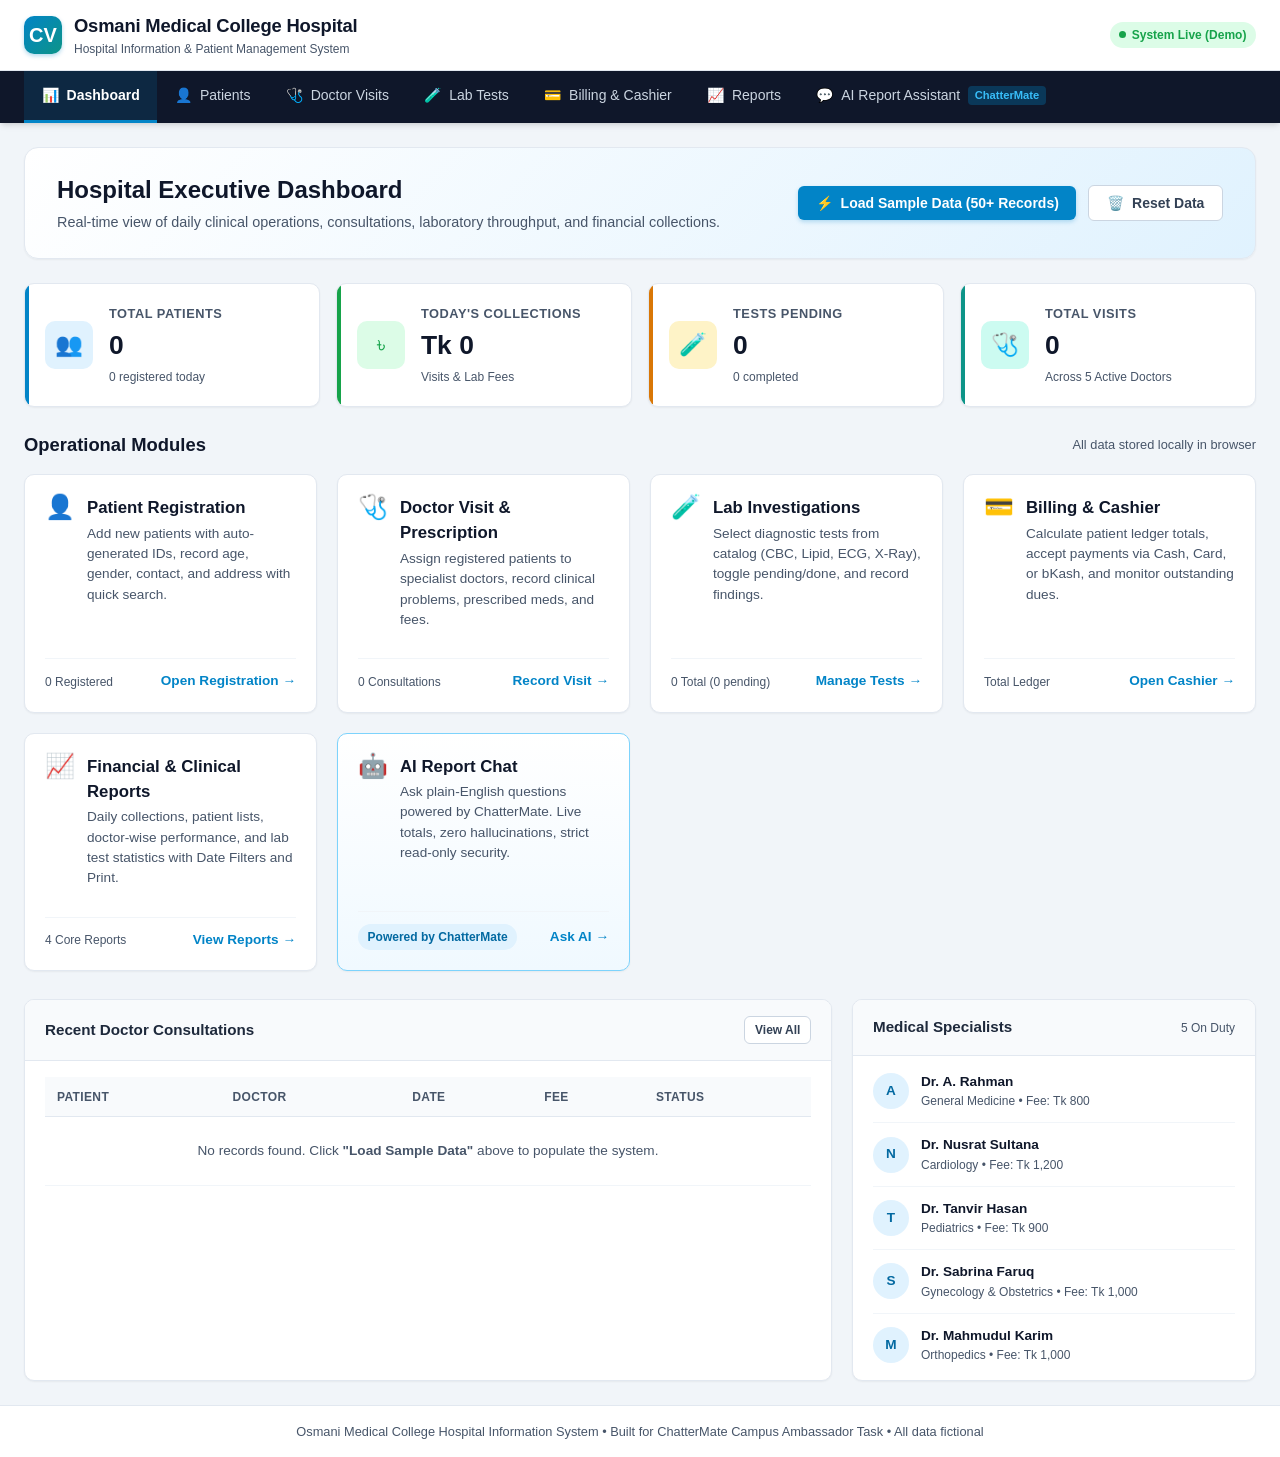
<file: index.html>
<!DOCTYPE html>
<html lang="en">
<head>
  <meta charset="UTF-8">
  <meta name="viewport" content="width=device-width, initial-scale=1.0">
  <title>Osmani Medical College Hospital - Management System</title>
  <style>
    :root {
      --primary: #0284c7;
      --primary-dark: #0369a1;
      --primary-light: #e0f2fe;
      --accent: #0d9488;
      --accent-light: #ccfbf1;
      --success: #16a34a;
      --success-light: #dcfce7;
      --warning: #d97706;
      --warning-light: #fef3c7;
      --danger: #dc2626;
      --danger-light: #fee2e2;
      --slate-50: #f8fafc;
      --slate-100: #f1f5f9;
      --slate-200: #e2e8f0;
      --slate-300: #cbd5e1;
      --slate-600: #475569;
      --slate-700: #334155;
      --slate-800: #1e293b;
      --slate-900: #0f172a;
      --shadow-sm: 0 1px 2px 0 rgb(0 0 0 / 0.05);
      --shadow-md: 0 4px 6px -1px rgb(0 0 0 / 0.1), 0 2px 4px -2px rgb(0 0 0 / 0.1);
      --shadow-lg: 0 10px 15px -3px rgb(0 0 0 / 0.1), 0 4px 6px -4px rgb(0 0 0 / 0.1);
      --radius-sm: 6px;
      --radius-md: 10px;
      --radius-lg: 14px;
    }

    * {
      box-sizing: border-box;
      margin: 0;
      padding: 0;
    }

    body {
      font-family: -apple-system, BlinkMacSystemFont, "Segoe UI", Roboto, "Helvetica Neue", Arial, sans-serif;
      background-color: var(--slate-100);
      color: var(--slate-800);
      line-height: 1.5;
      min-height: 100vh;
      display: flex;
      flex-direction: column;
    }

    /* Top Brand & Notification Header */
    header.top-bar {
      background-color: #ffffff;
      border-bottom: 1px solid var(--slate-200);
      padding: 0.75rem 1.5rem;
      display: flex;
      justify-content: space-between;
      align-items: center;
      position: sticky;
      top: 0;
      z-index: 40;
    }

    .brand-group {
      display: flex;
      align-items: center;
      gap: 0.75rem;
    }

    .brand-logo {
      width: 38px;
      height: 38px;
      background: linear-gradient(135deg, var(--primary), var(--accent));
      border-radius: var(--radius-md);
      display: flex;
      align-items: center;
      justify-content: center;
      color: white;
      font-weight: 800;
      font-size: 1.25rem;
      box-shadow: 0 2px 4px rgba(2, 132, 199, 0.3);
    }

    .brand-text h1 {
      font-size: 1.15rem;
      font-weight: 700;
      color: var(--slate-900);
      letter-spacing: -0.01em;
    }

    .brand-text p {
      font-size: 0.75rem;
      color: var(--slate-600);
      font-weight: 500;
    }

    .header-actions {
      display: flex;
      align-items: center;
      gap: 0.75rem;
    }

    .badge-live {
      display: inline-flex;
      align-items: center;
      gap: 0.35rem;
      background-color: var(--success-light);
      color: var(--success);
      padding: 0.25rem 0.6rem;
      border-radius: 9999px;
      font-size: 0.75rem;
      font-weight: 600;
    }

    .pulse-dot {
      width: 7px;
      height: 7px;
      background-color: var(--success);
      border-radius: 50%;
      animation: pulse 2s infinite;
    }

    @keyframes pulse {
      0% { transform: scale(0.95); opacity: 0.8; }
      50% { transform: scale(1.2); opacity: 1; }
      100% { transform: scale(0.95); opacity: 0.8; }
    }

    /* Navigation Bar */
    nav.main-nav {
      background-color: var(--slate-900);
      color: #ffffff;
      padding: 0 1.5rem;
      display: flex;
      align-items: center;
      overflow-x: auto;
      white-space: nowrap;
      scrollbar-width: thin;
      box-shadow: var(--shadow-md);
    }

    nav.main-nav a {
      color: var(--slate-300);
      text-decoration: none;
      padding: 0.9rem 1.1rem;
      font-size: 0.875rem;
      font-weight: 500;
      display: inline-flex;
      align-items: center;
      gap: 0.5rem;
      border-bottom: 3px solid transparent;
      transition: all 0.2s ease;
    }

    nav.main-nav a:hover {
      color: #ffffff;
      background-color: rgba(255, 255, 255, 0.05);
    }

    nav.main-nav a.active {
      color: #ffffff;
      border-bottom-color: var(--primary);
      background-color: rgba(2, 132, 199, 0.15);
      font-weight: 600;
    }

    nav.main-nav a .nav-badge {
      background: rgba(2, 132, 199, 0.3);
      color: #38bdf8;
      font-size: 0.7rem;
      padding: 0.1rem 0.4rem;
      border-radius: 4px;
      font-weight: 600;
    }

    /* Main Container */
    main.app-shell {
      flex: 1;
      max-width: 1300px;
      width: 100%;
      margin: 0 auto;
      padding: 1.5rem;
    }

    /* Page Header Banner */
    .dashboard-hero {
      background: linear-gradient(135deg, #ffffff 0%, var(--primary-light) 100%);
      border: 1px solid var(--slate-200);
      border-radius: var(--radius-lg);
      padding: 1.5rem 2rem;
      margin-bottom: 1.5rem;
      display: flex;
      justify-content: space-between;
      align-items: center;
      box-shadow: var(--shadow-sm);
      flex-wrap: wrap;
      gap: 1rem;
    }

    .hero-title h2 {
      font-size: 1.5rem;
      color: var(--slate-900);
      font-weight: 700;
      margin-bottom: 0.25rem;
    }

    .hero-title p {
      color: var(--slate-600);
      font-size: 0.9rem;
    }

    .btn-group {
      display: flex;
      align-items: center;
      gap: 0.75rem;
      flex-wrap: wrap;
    }

    /* Buttons */
    .btn {
      display: inline-flex;
      align-items: center;
      gap: 0.5rem;
      padding: 0.55rem 1.1rem;
      font-size: 0.875rem;
      font-weight: 600;
      border-radius: var(--radius-sm);
      border: none;
      cursor: pointer;
      transition: all 0.2s ease;
      text-decoration: none;
    }

    .btn-primary {
      background-color: var(--primary);
      color: white;
      box-shadow: 0 2px 4px rgba(2, 132, 199, 0.25);
    }

    .btn-primary:hover {
      background-color: var(--primary-dark);
      transform: translateY(-1px);
    }

    .btn-outline {
      background-color: white;
      color: var(--slate-700);
      border: 1px solid var(--slate-300);
    }

    .btn-outline:hover {
      background-color: var(--slate-50);
      border-color: var(--slate-400);
    }

    .btn-success {
      background-color: var(--success);
      color: white;
    }

    .btn-success:hover {
      background-color: #15803d;
    }

    .btn-danger {
      background-color: var(--danger);
      color: white;
    }

    .btn-danger:hover {
      background-color: #b91c1c;
    }

    /* KPI Summary Row */
    .stats-grid {
      display: grid;
      grid-template-columns: repeat(auto-fit, minmax(240px, 1fr));
      gap: 1rem;
      margin-bottom: 1.5rem;
    }

    .stat-card {
      background-color: white;
      border: 1px solid var(--slate-200);
      border-radius: var(--radius-md);
      padding: 1.25rem;
      display: flex;
      align-items: center;
      gap: 1rem;
      box-shadow: var(--shadow-sm);
      position: relative;
      overflow: hidden;
      transition: transform 0.2s ease, box-shadow 0.2s ease;
    }

    .stat-card:hover {
      transform: translateY(-2px);
      box-shadow: var(--shadow-md);
    }

    .stat-card::before {
      content: "";
      position: absolute;
      top: 0;
      left: 0;
      width: 4px;
      height: 100%;
    }

    .stat-card.card-blue::before { background-color: var(--primary); }
    .stat-card.card-green::before { background-color: var(--success); }
    .stat-card.card-amber::before { background-color: var(--warning); }
    .stat-card.card-teal::before { background-color: var(--accent); }

    .stat-icon {
      width: 48px;
      height: 48px;
      border-radius: var(--radius-md);
      display: flex;
      align-items: center;
      justify-content: center;
      font-size: 1.4rem;
    }

    .card-blue .stat-icon { background-color: var(--primary-light); color: var(--primary); }
    .card-green .stat-icon { background-color: var(--success-light); color: var(--success); }
    .card-amber .stat-icon { background-color: var(--warning-light); color: var(--warning); }
    .card-teal .stat-icon { background-color: var(--accent-light); color: var(--accent); }

    .stat-content {
      flex: 1;
    }

    .stat-label {
      font-size: 0.8rem;
      color: var(--slate-600);
      text-transform: uppercase;
      font-weight: 600;
      letter-spacing: 0.04em;
    }

    .stat-value {
      font-size: 1.65rem;
      font-weight: 700;
      color: var(--slate-900);
      margin: 0.15rem 0;
    }

    .stat-sub {
      font-size: 0.75rem;
      color: var(--slate-600);
    }

    /* Modules Section Grid */
    .section-title {
      font-size: 1.15rem;
      font-weight: 700;
      color: var(--slate-900);
      margin-bottom: 1rem;
      display: flex;
      align-items: center;
      justify-content: space-between;
    }

    .modules-grid {
      display: grid;
      grid-template-columns: repeat(auto-fit, minmax(280px, 1fr));
      gap: 1.25rem;
      margin-bottom: 1.75rem;
    }

    .module-card {
      background-color: white;
      border: 1px solid var(--slate-200);
      border-radius: var(--radius-md);
      padding: 1.25rem;
      box-shadow: var(--shadow-sm);
      display: flex;
      flex-direction: column;
      justify-content: space-between;
      transition: border-color 0.2s ease, box-shadow 0.2s ease;
    }

    .module-card:hover {
      border-color: var(--primary);
      box-shadow: var(--shadow-md);
    }

    .module-header {
      display: flex;
      align-items: flex-start;
      gap: 0.75rem;
      margin-bottom: 0.75rem;
    }

    .module-badge-icon {
      font-size: 1.5rem;
      line-height: 1;
    }

    .module-info h3 {
      font-size: 1.05rem;
      color: var(--slate-900);
      font-weight: 600;
      margin-bottom: 0.2rem;
    }

    .module-info p {
      font-size: 0.85rem;
      color: var(--slate-600);
    }

    .module-action {
      margin-top: 1rem;
      padding-top: 0.75rem;
      border-top: 1px solid var(--slate-100);
      display: flex;
      justify-content: space-between;
      align-items: center;
    }

    .module-action .link-btn {
      color: var(--primary);
      text-decoration: none;
      font-weight: 600;
      font-size: 0.85rem;
      display: inline-flex;
      align-items: center;
      gap: 0.25rem;
    }

    .module-action .link-btn:hover {
      color: var(--primary-dark);
      text-decoration: underline;
    }

    /* Recent Activity & Quick Table */
    .two-col-layout {
      display: grid;
      grid-template-columns: 2fr 1fr;
      gap: 1.25rem;
    }

    .panel {
      background-color: white;
      border: 1px solid var(--slate-200);
      border-radius: var(--radius-md);
      box-shadow: var(--shadow-sm);
      overflow: hidden;
    }

    .panel-header {
      padding: 1rem 1.25rem;
      background-color: var(--slate-50);
      border-bottom: 1px solid var(--slate-200);
      display: flex;
      justify-content: space-between;
      align-items: center;
    }

    .panel-header h3 {
      font-size: 0.95rem;
      font-weight: 700;
      color: var(--slate-800);
    }

    .panel-body {
      padding: 1rem 1.25rem;
    }

    .table-container {
      overflow-x: auto;
    }

    table {
      width: 100%;
      border-collapse: collapse;
      text-align: left;
      font-size: 0.85rem;
    }

    th {
      background-color: var(--slate-50);
      color: var(--slate-600);
      font-weight: 600;
      padding: 0.65rem 0.75rem;
      border-bottom: 1px solid var(--slate-200);
      text-transform: uppercase;
      font-size: 0.75rem;
      letter-spacing: 0.03em;
    }

    td {
      padding: 0.75rem;
      border-bottom: 1px solid var(--slate-100);
      color: var(--slate-700);
      white-space: normal;
      overflow-wrap: break-word;
    }

    tr:hover td {
      background-color: var(--slate-50);
    }

    .status-pill {
      display: inline-block;
      padding: 0.2rem 0.5rem;
      border-radius: 9999px;
      font-size: 0.75rem;
      font-weight: 600;
    }

    .status-done {
      background-color: var(--success-light);
      color: var(--success);
    }

    .status-pending {
      background-color: var(--warning-light);
      color: var(--warning);
    }

    /* Doctor list preview */
    .doctor-list {
      list-style: none;
      display: flex;
      flex-direction: column;
      gap: 0.75rem;
    }

    .doctor-item {
      display: flex;
      align-items: center;
      gap: 0.75rem;
      padding-bottom: 0.75rem;
      border-bottom: 1px solid var(--slate-100);
    }

    .doctor-item:last-child {
      border-bottom: none;
      padding-bottom: 0;
    }

    .doc-avatar {
      width: 36px;
      height: 36px;
      border-radius: 50%;
      background-color: var(--primary-light);
      color: var(--primary-dark);
      display: flex;
      align-items: center;
      justify-content: center;
      font-weight: 700;
      font-size: 0.85rem;
    }

    .doc-meta h4 {
      font-size: 0.85rem;
      color: var(--slate-900);
      font-weight: 600;
    }

    .doc-meta p {
      font-size: 0.75rem;
      color: var(--slate-600);
    }

    /* Toast Notification */
    #toast {
      visibility: hidden;
      min-width: 280px;
      background-color: var(--slate-900);
      color: #fff;
      text-align: center;
      border-radius: var(--radius-sm);
      padding: 12px 16px;
      position: fixed;
      z-index: 100;
      right: 24px;
      bottom: 24px;
      font-size: 0.875rem;
      box-shadow: var(--shadow-lg);
      border-left: 4px solid var(--primary);
    }

    #toast.show {
      visibility: visible;
      animation: fadein 0.3s, fadeout 0.5s 2.5s;
    }

    @keyframes fadein {
      from { bottom: 0; opacity: 0; }
      to { bottom: 24px; opacity: 1; }
    }

    @keyframes fadeout {
      from { bottom: 24px; opacity: 1; }
      to { bottom: 0; opacity: 0; }
    }

    /* Footer */
    footer.app-footer {
      background-color: white;
      border-top: 1px solid var(--slate-200);
      padding: 1rem 1.5rem;
      text-align: center;
      font-size: 0.8rem;
      color: var(--slate-600);
      margin-top: auto;
    }

    /* Responsive */
    @media (max-width: 900px) {
      .two-col-layout {
        grid-template-columns: 1fr;
      }
    }

    @media (max-width: 768px) {
      body {
        padding: 0 !important;
      }
      .dashboard-hero {
        padding: 1.25rem;
      }
      .stats-grid {
        grid-template-columns: 1fr;
      }
      .modules-grid {
        grid-template-columns: 1fr;
      }
      nav.main-nav a {
        padding: 0.75rem 0.85rem;
        font-size: 0.8rem;
      }
    }
  </style>
</head>
<body>

  <!-- Top System Header -->
  <header class="top-bar">
    <div class="brand-group">
      <div class="brand-logo">CV</div>
      <div class="brand-text">
        <h1>Osmani Medical College Hospital </h1>
        <p>Hospital Information & Patient Management System</p>
      </div>
    </div>
    <div class="header-actions">
      <div class="badge-live">
        <span class="pulse-dot"></span> System Live (Demo)
      </div>
    </div>
  </header>

  <!-- Navigation Bar to all required screens -->
  <nav class="main-nav">
    <a href="index.html" class="active">
      <span>📊</span> Dashboard
    </a>
    <a href="patients.html">
      <span>👤</span> Patients
    </a>
    <a href="visits.html">
      <span>🩺</span> Doctor Visits
    </a>
    <a href="lab.html">
      <span>🧪</span> Lab Tests
    </a>
    <a href="billing.html">
      <span>💳</span> Billing & Cashier
    </a>
    <a href="reports.html">
      <span>📈</span> Reports
    </a>
    <a href="chat.html">
      <span>💬</span> AI Report Assistant <span class="nav-badge">ChatterMate</span>
    </a>
  </nav>

  <!-- Main Dashboard Content -->
  <main class="app-shell">
    
    <!-- Hero Banner with Sample Data Controls -->
    <div class="dashboard-hero">
      <div class="hero-title">
        <h2>Hospital Executive Dashboard</h2>
        <p>Real-time view of daily clinical operations, consultations, laboratory throughput, and financial collections.</p>
      </div>
      <div class="btn-group">
        <button id="btnLoadData" class="btn btn-primary" onclick="loadSampleData()">
          <span>⚡</span> Load Sample Data (50+ Records)
        </button>
        <button id="btnClearData" class="btn btn-outline" onclick="clearAllData()">
          <span>🗑️</span> Reset Data
        </button>
      </div>
    </div>

    <!-- Live Metric Stats Cards -->
    <div class="stats-grid">
      <!-- Patients Today -->
      <div class="stat-card card-blue">
        <div class="stat-icon">👥</div>
        <div class="stat-content">
          <div class="stat-label">Total Patients</div>
          <div class="stat-value" id="kpiTotalPatients">0</div>
          <div class="stat-sub"><span id="kpiTodayPatients">0</span> registered today</div>
        </div>
      </div>

      <!-- Money Collected Today -->
      <div class="stat-card card-green">
        <div class="stat-icon">৳</div>
        <div class="stat-content">
          <div class="stat-label">Today's Collections</div>
          <div class="stat-value" id="kpiTodayCollected">Tk 0</div>
          <div class="stat-sub">Visits & Lab Fees</div>
        </div>
      </div>

      <!-- Lab Tests Pending -->
      <div class="stat-card card-amber">
        <div class="stat-icon">🧪</div>
        <div class="stat-content">
          <div class="stat-label">Tests Pending</div>
          <div class="stat-value" id="kpiPendingTests">0</div>
          <div class="stat-sub"><span id="kpiDoneTests">0</span> completed</div>
        </div>
      </div>

      <!-- Doctor Consultations -->
      <div class="stat-card card-teal">
        <div class="stat-icon">🩺</div>
        <div class="stat-content">
          <div class="stat-label">Total Visits</div>
          <div class="stat-value" id="kpiTotalVisits">0</div>
          <div class="stat-sub">Across 5 Active Doctors</div>
        </div>
      </div>
    </div>

    <!-- Screen Access Modules -->
    <div class="section-title">
      <span>Operational Modules</span>
      <span style="font-size: 0.8rem; font-weight: 500; color: var(--slate-600);">All data stored locally in browser</span>
    </div>

    <div class="modules-grid">
      <!-- 1. Patients -->
      <div class="module-card">
        <div>
          <div class="module-header">
            <span class="module-badge-icon">👤</span>
            <div class="module-info">
              <h3>Patient Registration</h3>
              <p>Add new patients with auto-generated IDs, record age, gender, contact, and address with quick search.</p>
            </div>
          </div>
        </div>
        <div class="module-action">
          <span style="font-size: 0.75rem; color: var(--slate-600);" id="modPatientsCount">0 Registered</span>
          <a href="patients.html" class="link-btn">Open Registration →</a>
        </div>
      </div>

      <!-- 2. Doctor Visit -->
      <div class="module-card">
        <div>
          <div class="module-header">
            <span class="module-badge-icon">🩺</span>
            <div class="module-info">
              <h3>Doctor Visit & Prescription</h3>
              <p>Assign registered patients to specialist doctors, record clinical problems, prescribed meds, and fees.</p>
            </div>
          </div>
        </div>
        <div class="module-action">
          <span style="font-size: 0.75rem; color: var(--slate-600);" id="modVisitsCount">0 Consultations</span>
          <a href="visits.html" class="link-btn">Record Visit →</a>
        </div>
      </div>

      <!-- 3. Lab Tests -->
      <div class="module-card">
        <div>
          <div class="module-header">
            <span class="module-badge-icon">🧪</span>
            <div class="module-info">
              <h3>Lab Investigations</h3>
              <p>Select diagnostic tests from catalog (CBC, Lipid, ECG, X-Ray), toggle pending/done, and record findings.</p>
            </div>
          </div>
        </div>
        <div class="module-action">
          <span style="font-size: 0.75rem; color: var(--slate-600);" id="modLabCount">0 Orders</span>
          <a href="lab.html" class="link-btn">Manage Tests →</a>
        </div>
      </div>

      <!-- 4. Billing -->
      <div class="module-card">
        <div>
          <div class="module-header">
            <span class="module-badge-icon">💳</span>
            <div class="module-info">
              <h3>Billing & Cashier</h3>
              <p>Calculate patient ledger totals, accept payments via Cash, Card, or bKash, and monitor outstanding dues.</p>
            </div>
          </div>
        </div>
        <div class="module-action">
          <span style="font-size: 0.75rem; color: var(--slate-600);" id="modDueCount">Total Ledger</span>
          <a href="billing.html" class="link-btn">Open Cashier →</a>
        </div>
      </div>

      <!-- 5. Reports -->
      <div class="module-card">
        <div>
          <div class="module-header">
            <span class="module-badge-icon">📈</span>
            <div class="module-info">
              <h3>Financial & Clinical Reports</h3>
              <p>Daily collections, patient lists, doctor-wise performance, and lab test statistics with Date Filters and Print.</p>
            </div>
          </div>
        </div>
        <div class="module-action">
          <span style="font-size: 0.75rem; color: var(--slate-600);">4 Core Reports</span>
          <a href="reports.html" class="link-btn">View Reports →</a>
        </div>
      </div>

      <!-- 6. AI Assistant -->
      <div class="module-card" style="border: 1px solid #7dd3fc; background: linear-gradient(180deg, #ffffff 0%, #f0f9ff 100%);">
        <div>
          <div class="module-header">
            <span class="module-badge-icon">🤖</span>
            <div class="module-info">
              <h3>AI Report Chat</h3>
              <p>Ask plain-English questions powered by ChatterMate. Live totals, zero hallucinations, strict read-only security.</p>
            </div>
          </div>
        </div>
        <div class="module-action">
          <span class="badge-live" style="background:#e0f2fe; color:#0369a1;">Powered by ChatterMate</span>
          <a href="chat.html" class="link-btn" style="color:#0284c7;">Ask AI →</a>
        </div>
      </div>
    </div>

    <!-- Bottom Layout: Recent Visits & Active Doctors -->
    <div class="two-col-layout">
      <!-- Recent Registrations / Visits -->
      <div class="panel">
        <div class="panel-header">
          <h3>Recent Doctor Consultations</h3>
          <a href="visits.html" class="btn btn-outline" style="padding: 0.25rem 0.6rem; font-size: 0.75rem;">View All</a>
        </div>
        <div class="panel-body">
          <div class="table-container">
            <table>
              <thead>
                <tr>
                  <th>Patient</th>
                  <th>Doctor</th>
                  <th>Date</th>
                  <th>Fee</th>
                  <th>Status</th>
                </tr>
              </thead>
              <tbody id="recentVisitsBody">
                <tr>
                  <td colspan="5" style="text-align: center; color: var(--slate-600); padding: 1.5rem;">
                    No records found. Click <strong>"Load Sample Data"</strong> above to populate the system.
                  </td>
                </tr>
              </tbody>
            </table>
          </div>
        </div>
      </div>

      <!-- Active Doctors Panel -->
      <div class="panel">
        <div class="panel-header">
          <h3>Medical Specialists</h3>
          <span style="font-size: 0.75rem; color: var(--slate-600);">5 On Duty</span>
        </div>
        <div class="panel-body">
          <ul class="doctor-list" id="doctorList">
            <!-- Populated dynamically -->
          </ul>
        </div>
      </div>
    </div>

  </main>

  <!-- Notification Toast -->
  <div id="toast">Notification message</div>

  <!-- Standard Footer -->
  <footer class="app-footer">
    <p>Osmani Medical College Hospital Information System &bull; Built for ChatterMate Campus Ambassador Task &bull; All data fictional</p>
  </footer>

  <!-- Core Data & Dashboard Controller Script -->
  <script>
    // ==========================================
    // 1. DATA DEFINITIONS & INITIALIZATION
    // ==========================================
    const DEFAULT_DOCTORS = [
      { id: "DOC-01", name: "Dr. A. Rahman", dept: "General Medicine", fee: 800 },
      { id: "DOC-02", name: "Dr. Nusrat Sultana", dept: "Cardiology", fee: 1200 },
      { id: "DOC-03", name: "Dr. Tanvir Hasan", dept: "Pediatrics", fee: 900 },
      { id: "DOC-04", name: "Dr. Sabrina Faruq", dept: "Gynecology & Obstetrics", fee: 1000 },
      { id: "DOC-05", name: "Dr. Mahmudul Karim", dept: "Orthopedics", fee: 1000 }
    ];

    const LAB_CATALOG = [
      { name: "Complete Blood Count (CBC)", category: "Hematology", price: 500 },
      { name: "Blood Glucose (Fasting)", category: "Biochemistry", price: 250 },
      { name: "Lipid Profile", category: "Biochemistry", price: 1100 },
      { name: "Serum Creatinine", category: "Biochemistry", price: 400 },
      { name: "Chest X-Ray (P/A View)", category: "Radiology", price: 850 },
      { name: "12-Lead ECG", category: "Cardiology", price: 600 },
      { name: "Ultrasonography (Whole Abdomen)", category: "Radiology", price: 1600 }
    ];

    // Helper functions for localStorage
    function getStore(key, defaultVal) {
      const data = localStorage.getItem(key);
      return data ? JSON.parse(data) : defaultVal;
    }

    function setStore(key, value) {
      localStorage.setItem(key, JSON.stringify(value));
    }

    function showToast(msg) {
      const t = document.getElementById("toast");
      t.innerText = msg;
      t.className = "show";
      setTimeout(() => { t.className = t.className.replace("show", ""); }, 3000);
    }

    function formatTk(num) {
      return "Tk " + Number(num || 0).toLocaleString("en-US");
    }

    function getTodayDateString() {
      const today = new Date();
      return today.toISOString().split("T")[0];
    }

    // ==========================================
    // 2. SAMPLE DATA GENERATOR (50+ PATIENTS, 30 DAYS)
    // ==========================================
    function loadSampleData() {
      if (localStorage.getItem("osmani_patients") && getStore("osmani_patients", []).length > 0) {
        if (!confirm("Sample data is already loaded. Do you want to reload and refresh with fresh data?")) {
          return;
        }
      }

      const firstNames = ["Mohammad", "Fatima", "Abdul", "Ayesha", "Kamal", "Rina", "Shafiq", "Tasnim", "Arif", "Nasreen", "Zubair", "Sumaiya", "Rakib", "Farhana", "Jashim", "Meher", "Tareq", "Khadija", "Hasan", "Sultana"];
      const lastNames = ["Hossain", "Begum", "Ahmed", "Khanam", "Chowdhury", "Islam", "Rahman", "Akter", "Uddin", "Miah", "Sarker", "Barua", "Haque", "Talukder", "Ali"];
      const genders = ["Male", "Female"];
      const diagnoses = [
        { prob: "Acute Viral Fever & Headache", meds: "Tab Paracetamol 500mg 1+1+1 5 days" },
        { prob: "Hypertension Stage 1", meds: "Tab Amlodipine 5mg 0+0+1 30 days" },
        { prob: "Type 2 Diabetes Routine Checkup", meds: "Tab Metformin 500mg 1+0+1 with meals" },
        { prob: "Lower Back Strain", meds: "Tab Naproxen 250mg + Omeprazole 20mg" },
        { prob: "Seasonal Bronchitis & Cough", meds: "Syp Bromhexine 2 tsp tds, Tab Montelukast 10mg" },
        { prob: "Gastric Hyperacidity", meds: "Cap Esomeprazole 20mg 1+0+1 before meals" },
        { prob: "Mild Knee Osteoarthritis", meds: "Tab Glucosamine + Calcium D" }
      ];

      const patients = [];
      const visits = [];
      const labTests = [];
      const payments = [];

      const today = new Date();
      const pad = (n) => String(n).padStart(4, "0");

      // Generate 52 Patients spanning the last 30 days
      for (let i = 1; i <= 52; i++) {
        const fName = firstNames[Math.floor(Math.random() * firstNames.length)];
        const lName = lastNames[Math.floor(Math.random() * lastNames.length)];
        const gender = genders[Math.floor(Math.random() * genders.length)];
        const age = Math.floor(Math.random() * 60) + 12; // 12 to 72 years
        const phone = "017" + Math.floor(10000000 + Math.random() * 90000000);
        
        // Distribute dates over past 30 days, with 6-8 registered today
        let daysAgo = i <= 8 ? 0 : Math.floor(Math.random() * 28) + 1;
        const regDateObj = new Date(today.getTime() - (daysAgo * 24 * 60 * 60 * 1000));
        const regDate = regDateObj.toISOString().split("T")[0];

        const patientId = "P-" + pad(i);
        patients.push({
          id: patientId,
          name: `${fName} ${lName}`,
          age: age,
          gender: gender,
          phone: phone,
          address: `House #${10 + (i % 40)}, Road #${1 + (i % 12)}, Sector ${1 + (i % 14)}, Dhaka`,
          registeredDate: regDate
        });

        // 75% of patients get a Doctor Visit
        if (Math.random() > 0.25) {
          const doc = DEFAULT_DOCTORS[Math.floor(Math.random() * DEFAULT_DOCTORS.length)];
          const diag = diagnoses[Math.floor(Math.random() * diagnoses.length)];
          const visitId = "V-" + pad(visits.length + 1);

          visits.push({
            id: visitId,
            patientId: patientId,
            patientName: `${fName} ${lName}`,
            doctorId: doc.id,
            doctorName: doc.name,
            department: doc.dept,
            date: regDate,
            diagnosis: diag.prob,
            medicines: diag.meds,
            fee: doc.fee,
            status: "Completed"
          });

          // Most visits are paid
          payments.push({
            id: "PAY-" + pad(payments.length + 1),
            patientId: patientId,
            patientName: `${fName} ${lName}`,
            refId: visitId,
            source: "Doctor Visit",
            amount: doc.fee,
            date: regDate,
            method: (i % 3 === 0) ? "bKash" : (i % 2 === 0 ? "Cash" : "Card")
          });
        }

        // 60% of patients get a Lab Test ordered
        if (Math.random() > 0.40) {
          const test = LAB_CATALOG[Math.floor(Math.random() * LAB_CATALOG.length)];
          const labId = "LAB-" + pad(labTests.length + 1);
          // If registered today or yesterday, 40% chance it's still pending
          const isPending = daysAgo <= 1 ? (Math.random() > 0.5) : false;

          labTests.push({
            id: labId,
            patientId: patientId,
            patientName: `${fName} ${lName}`,
            testName: test.name,
            category: test.category,
            price: test.price,
            date: regDate,
            status: isPending ? "Pending" : "Done",
            result: isPending ? "" : "Normal reference range verified by duty pathologist."
          });

          // If done or billed, 85% paid
          if (Math.random() > 0.15) {
            payments.push({
              id: "PAY-" + pad(payments.length + 1),
              patientId: patientId,
              patientName: `${fName} ${lName}`,
              refId: labId,
              source: "Lab Test",
              amount: test.price,
              date: regDate,
              method: (i % 2 === 0) ? "bKash" : "Cash"
            });
          }
        }
      }

      // Save to localStorage
      setStore("osmani_doctors", DEFAULT_DOCTORS);
      setStore("osmani_patients", patients);
      setStore("osmani_visits", visits);
      setStore("osmani_lab_tests", labTests);
      setStore("osmani_payments", payments);

      showToast("Loaded 52 patients, visits, lab orders, and payments!");
      renderDashboard();
    }

    function clearAllData() {
      if (!confirm("Are you sure you want to clear all patient data?")) return;
      localStorage.removeItem("osmani_patients");
      localStorage.removeItem("osmani_visits");
      localStorage.removeItem("osmani_lab_tests");
      localStorage.removeItem("osmani_payments");
      setStore("osmani_doctors", DEFAULT_DOCTORS);
      showToast("Data cleared. Ready for fresh records.");
      renderDashboard();
    }

    // ==========================================
    // 3. DASHBOARD RENDER & CALCULATIONS
    // ==========================================
    function renderDashboard() {
      const doctors = getStore("osmani_doctors", DEFAULT_DOCTORS);
      const patients = getStore("osmani_patients", []);
      const visits = getStore("osmani_visits", []);
      const labTests = getStore("osmani_lab_tests", []);
      const payments = getStore("osmani_payments", []);
      const today = getTodayDateString();

      // Metrics calculation
      const totalPatients = patients.length;
      const todayPatients = patients.filter(p => p.registeredDate === today).length;

      // Money collected today
      const todayPayments = payments.filter(p => p.date === today);
      const todayCollected = todayPayments.reduce((acc, curr) => acc + Number(curr.amount || 0), 0);

      // Lab test status counts
      const pendingLab = labTests.filter(t => t.status === "Pending").length;
      const doneLab = labTests.filter(t => t.status === "Done").length;

      // Total Visits
      const totalVisits = visits.length;

      // Update KPI Elements
      document.getElementById("kpiTotalPatients").innerText = totalPatients;
      document.getElementById("kpiTodayPatients").innerText = todayPatients;
      document.getElementById("kpiTodayCollected").innerText = formatTk(todayCollected);
      document.getElementById("kpiPendingTests").innerText = pendingLab;
      document.getElementById("kpiDoneTests").innerText = doneLab;
      document.getElementById("kpiTotalVisits").innerText = totalVisits;

      // Update module card indicators
      document.getElementById("modPatientsCount").innerText = `${totalPatients} Registered`;
      document.getElementById("modVisitsCount").innerText = `${totalVisits} Consultations`;
      document.getElementById("modLabCount").innerText = `${labTests.length} Total (${pendingLab} pending)`;

      // Render Doctors List in side panel
      const docListEl = document.getElementById("doctorList");
      docListEl.innerHTML = doctors.map(d => `
        <li class="doctor-item">
          <div class="doc-avatar">${d.name.split(" ")[1] ? d.name.split(" ")[1][0] : "D"}</div>
          <div class="doc-meta">
            <h4>${d.name}</h4>
            <p>${d.dept} &bull; Fee: ${formatTk(d.fee)}</p>
          </div>
        </li>
      `).join("");

      // Render Recent 5 Visits Table
      const recentBody = document.getElementById("recentVisitsBody");
      if (visits.length === 0) {
        recentBody.innerHTML = `
          <tr>
            <td colspan="5" style="text-align: center; color: var(--slate-600); padding: 1.5rem;">
              No records found. Click <strong>"Load Sample Data"</strong> above to populate the system.
            </td>
          </tr>
        `;
      } else {
        const sorted = [...visits].reverse().slice(0, 5);
        recentBody.innerHTML = sorted.map(v => `
          <tr>
            <td><strong>${v.patientName || v.patientId}</strong><br><span style="font-size:0.75rem; color:#64748b;">${v.patientId}</span></td>
            <td>${v.doctorName}</td>
            <td>${v.date}</td>
            <td>${formatTk(v.fee)}</td>
            <td><span class="status-pill status-done">${v.status}</span></td>
          </tr>
        `).join("");
      }
    }

    // Initialize on page load
    window.addEventListener("DOMContentLoaded", () => {
      // Ensure default doctors exist
      if (!localStorage.getItem("osmani_doctors")) {
        setStore("osmani_doctors", DEFAULT_DOCTORS);
      }
      renderDashboard();
    });
  </script>
</body>
</html>
</file>
